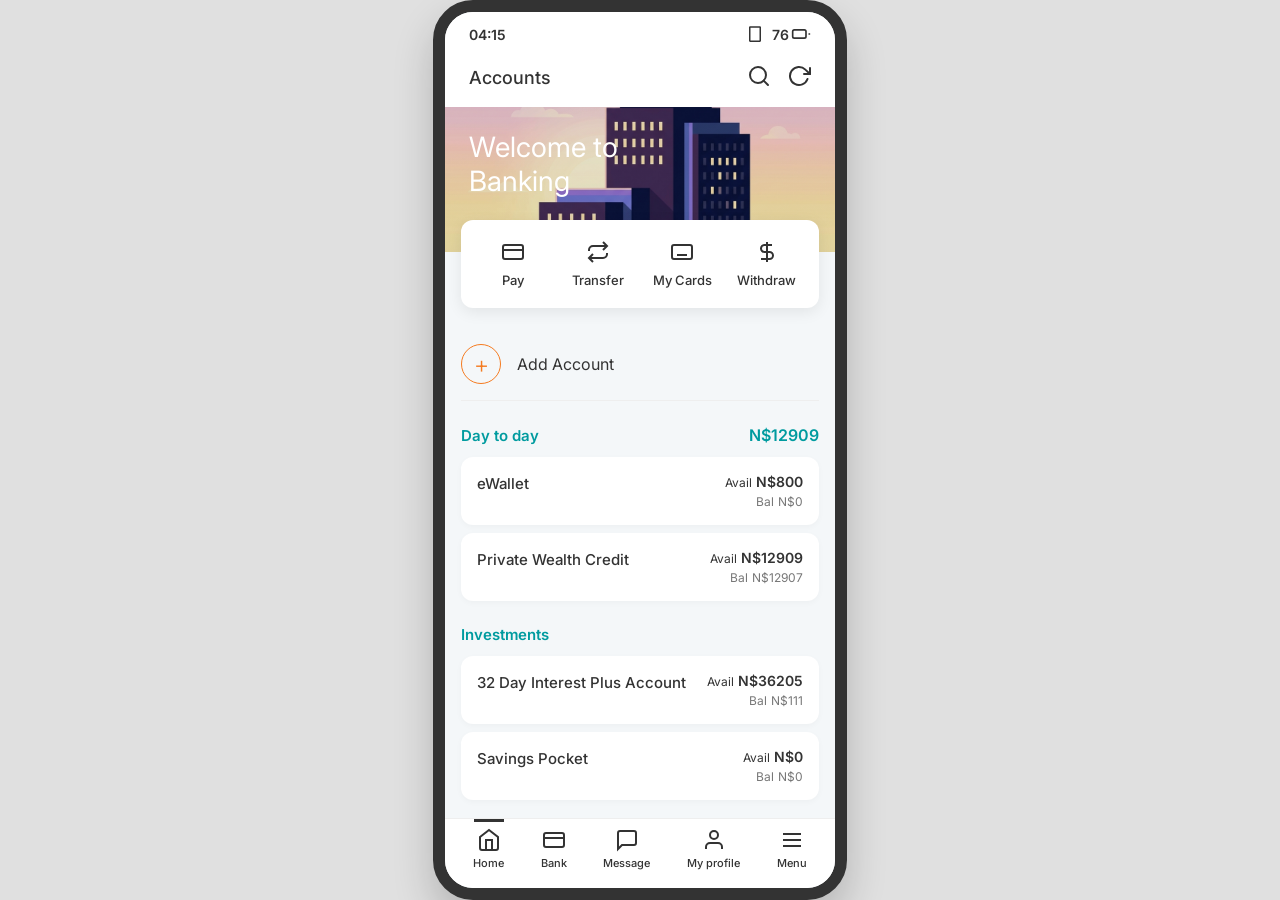
<file: index.html>
<!DOCTYPE html>
<html lang="en">
<head>
    <meta charset="UTF-8">
    <meta name="viewport" content="width=device-width, initial-scale=1.0">
    <title>Bank App - Accounts</title>
    <link rel="preconnect" href="https://fonts.googleapis.com">
    <link rel="preconnect" href="https://fonts.gstatic.com" crossorigin>
    <link href="https://fonts.googleapis.com/css2?family=Inter:wght@400;500;600;700&display=swap" rel="stylesheet">
    <link rel="stylesheet" href="style.css">
</head>
<body>
    <div class="mobile-container">
        <!-- Status Bar -->
        <div class="status-bar">
            <span class="time">9:25</span>
            <div class="status-icons">
                <svg width="18" height="18" viewBox="0 0 24 24" fill="none" stroke="currentColor" stroke-width="2"><path d="M12 20h.01M7 20h.01M17 20h.01M2 20h.01M22 20h.01"></path><path d="M12 16h.01M7 16h.01M17 16h.01M5 16h.01M19 16h.01"></path><path d="M12 12h.01M7 12h.01M17 12h.01M5 12h.01M19 12h.01"></path><path d="M12 8h.01M7 8h.01M17 8h.01M2 8h.01M22 8h.01"></path></svg>
                <svg width="18" height="18" viewBox="0 0 24 24" fill="none" stroke="currentColor" stroke-width="2"><path d="M18.5 2.5a.5.5 0 0 1 .5.5v18a.5.5 0 0 1-.5.5h-13a.5.5 0 0 1-.5-.5V3a.5.5 0 0 1 .5-.5h13Z"></path></svg>
                <div class="battery">
                    <span>76</span>
                    <svg width="20" height="20" viewBox="0 0 24 24" fill="none" stroke="currentColor" stroke-width="2"><rect x="2" y="7" width="16" height="10" rx="2" ry="2"></rect><line x1="22" y1="11" x2="22" y2="13"></line></svg>
                </div>
            </div>
        </div>

        <!-- Header -->
        <header>
            <h1>Accounts</h1>
            <div class="header-actions">
                <button id="search-btn">
                    <svg width="24" height="24" viewBox="0 0 24 24" fill="none" stroke="currentColor" stroke-width="2" stroke-linecap="round" stroke-linejoin="round"><circle cx="11" cy="11" r="8"></circle><line x1="21" y1="21" x2="16.65" y2="16.65"></line></svg>
                </button>
                <button id="refresh-btn">
                    <svg width="24" height="24" viewBox="0 0 24 24" fill="none" stroke="currentColor" stroke-width="2" stroke-linecap="round" stroke-linejoin="round"><path d="M23 4v6h-6"></path><path d="M20.49 15a9 9 0 1 1-2.12-9.36L23 10"></path></svg>
                </button>
            </div>
        </header>

        <!-- Hero Banner -->
        <section class="hero">
            <div class="hero-content">
                <h2>Welcome to<br>Banking</h2>
            </div>
        </section>

        <!-- Action Grid -->
        <div class="action-card">
            <div class="action-item">
                <div class="icon-circle">
                    <svg viewBox="0 0 24 24" fill="none" stroke="currentColor" stroke-width="2"><rect x="2" y="5" width="20" height="14" rx="2"></rect><line x1="2" y1="10" x2="22" y2="10"></line></svg>
                </div>
                <span>Pay</span>
            </div>
            <div class="action-item">
                <div class="icon-circle">
                    <svg viewBox="0 0 24 24" fill="none" stroke="currentColor" stroke-width="2"><path d="m17 2 4 4-4 4"></path><path d="M3 11v-1a4 4 0 0 1 4-4h14"></path><path d="m7 22-4-4 4-4"></path><path d="M21 13v1a4 4 0 0 1-4 4H3"></path></svg>
                </div>
                <span>Transfer</span>
            </div>
            <div class="action-item">
                <div class="icon-circle">
                    <svg viewBox="0 0 24 24" fill="none" stroke="currentColor" stroke-width="2"><rect x="2" y="5" width="20" height="14" rx="2"></rect><line x1="7" y1="15" x2="17" y2="15"></line></svg>
                </div>
                <span>My Cards</span>
            </div>
            <div class="action-item">
                <div class="icon-circle">
                    <svg viewBox="0 0 24 24" fill="none" stroke="currentColor" stroke-width="2"><path d="M12 2v20"></path><path d="M17 5H9.5a3.5 3.5 0 0 0 0 7h5a3.5 3.5 0 0 1 0 7H6"></path></svg>
                </div>
                <span>Withdraw</span>
            </div>
        </div>

        <!-- Main Content -->
        <main>
            <div class="add-account">
                <div class="plus-icon">+</div>
                <span>Add Account</span>
            </div>

            <section class="account-group">
                <div class="group-header">
                    <span class="group-title">Day to day</span>
                    <span class="group-total">N$12909</span>
                </div>
                
                <div class="account-card">
                    <div class="account-info">
                        <span class="account-name">eWallet</span>
                    </div>
                    <div class="account-balances">
                        <div class="balance-row">
                            <span class="label">Avail</span>
                            <span class="value">N$800</span>
                        </div>
                        <div class="balance-row secondary">
                            <span class="label">Bal</span>
                            <span class="value">N$0</span>
                        </div>
                    </div>
                </div>

                <div class="account-card" id="private-client-account">
                    <div class="account-info">
                        <span class="account-name">Private Wealth Credit</span>
                    </div>
                    <div class="account-balances">
                        <div class="balance-row">
                            <span class="label">Avail</span>
                            <span class="value">N$12909</span>
                        </div>
                        <div class="balance-row secondary">
                            <span class="label">Bal</span>
                            <span class="value">N$12907</span>
                        </div>
                    </div>
                </div>
            </section>

            <section class="account-group">
                <div class="group-header">
                    <span class="group-title">Investments</span>
                </div>

                <div class="account-card">
                    <div class="account-info">
                        <span class="account-name">32 Day Interest Plus Account</span>
                    </div>
                    <div class="account-balances">
                        <div class="balance-row">
                            <span class="label">Avail</span>
                            <span class="value">N$36205</span>
                        </div>
                        <div class="balance-row secondary">
                            <span class="label">Bal</span>
                            <span class="value">N$111</span>
                        </div>
                    </div>
                </div>

                <div class="account-card">
                    <div class="account-info">
                        <span class="account-name">Savings Pocket</span>
                    </div>
                    <div class="account-balances">
                        <div class="balance-row">
                            <span class="label">Avail</span>
                            <span class="value">N$0</span>
                        </div>
                        <div class="balance-row secondary">
                            <span class="label">Bal</span>
                            <span class="value">N$0</span>
                        </div>
                    </div>
                </div>
            </section>
        </main>

        <!-- Bottom Navigation -->
        <nav class="bottom-nav">
            <div class="nav-item active">
                <svg viewBox="0 0 24 24" fill="none" stroke="currentColor" stroke-width="2"><path d="m3 9 9-7 9 7v11a2 2 0 0 1-2 2H5a2 2 0 0 1-2-2z"></path><polyline points="9 22 9 12 15 12 15 22"></polyline></svg>
                <span>Home</span>
            </div>
            <div class="nav-item">
                <svg viewBox="0 0 24 24" fill="none" stroke="currentColor" stroke-width="2"><rect x="2" y="5" width="20" height="14" rx="2"></rect><line x1="2" y1="10" x2="22" y2="10"></line></svg>
                <span>Bank</span>
            </div>
            <div class="nav-item">
                <svg viewBox="0 0 24 24" fill="none" stroke="currentColor" stroke-width="2"><path d="M21 15a2 2 0 0 1-2 2H7l-4 4V5a2 2 0 0 1 2-2h14a2 2 0 0 1 2 2z"></path></svg>
                <span>Message</span>
            </div>
            <div class="nav-item">
                <svg viewBox="0 0 24 24" fill="none" stroke="currentColor" stroke-width="2"><circle cx="12" cy="7" r="4"></circle><path d="M20 21v-2a4 4 0 0 0-4-4H8a4 4 0 0 0-4 4v2"></path></svg>
                <span>My profile</span>
            </div>
            <div class="nav-item">
                <svg viewBox="0 0 24 24" fill="none" stroke="currentColor" stroke-width="2"><line x1="3" y1="12" x2="21" y2="12"></line><line x1="3" y1="6" x2="21" y2="6"></line><line x1="3" y1="18" x2="21" y2="18"></line></svg>
                <span>Menu</span>
            </div>
        </nav>
    </div>
    <script src="script.js"></script>
</body>
</html>
</file>
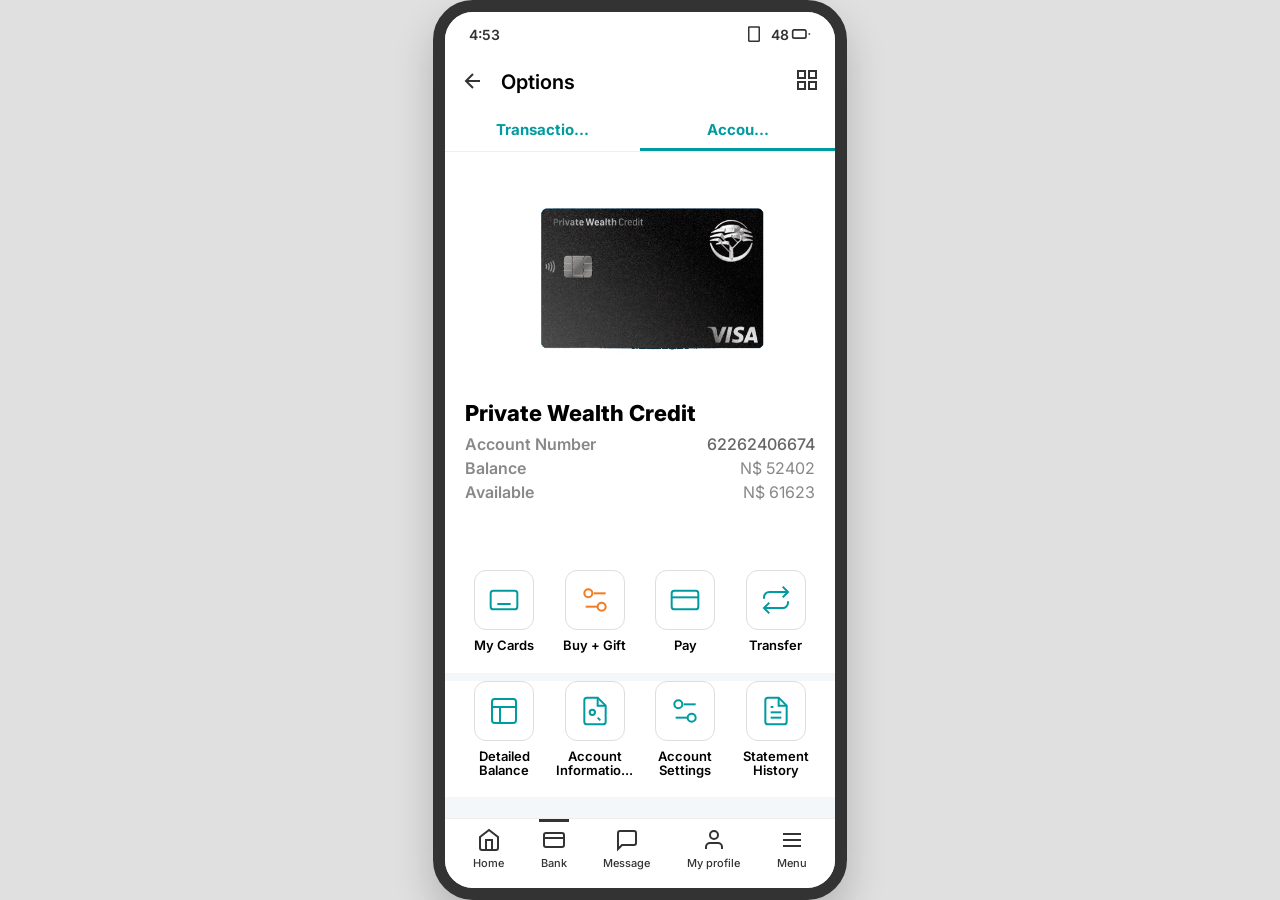
<file: account_details.html>
<!DOCTYPE html>
<html lang="en">

<head>
    <meta charset="UTF-8">
    <meta name="viewport" content="width=device-width, initial-scale=1.0">
    <title>Bank App - Private Wealth Details</title>
    <link rel="preconnect" href="https://fonts.googleapis.com">
    <link rel="preconnect" href="https://fonts.gstatic.com" crossorigin>
    <link href="https://fonts.googleapis.com/css2?family=Inter:wght@400;500;600;700&display=swap" rel="stylesheet">
    <link rel="stylesheet" href="style.css">
    <style>
        /* Specific detail page styles */
        .details-header {
            display: flex;
            align-items: center;
            padding: 12px 16px;
            background: white;
            justify-content: space-between;
        }

        .header-left {
            display: flex;
            align-items: center;
            gap: 16px;
        }

        .back-btn {
            background: none;
            border: none;
            cursor: pointer;
            color: var(--text-primary);
        }

        .details-header h1 {
            font-size: 20px;
            font-weight: 600;
        }

        .qr-icon {
            color: var(--text-primary);
        }

        .tabs {
            display: flex;
            border-bottom: 1px solid var(--border-color);
            background: white;
        }

        .tab {
            flex: 1;
            padding: 12px;
            text-align: center;
            font-size: 15px;
            font-weight: 700;
            color: var(--fnb-teal);
            position: relative;
        }

        .tab.active::after {
            content: '';
            position: absolute;
            bottom: 0;
            left: 0;
            right: 0;
            height: 3px;
            background: var(--fnb-teal);
        }

        .account-hero {
            background: white;
            padding: 24px 20px;
            text-align: left;
        }

        .card-preview {
            width: 100%;
            max-width: 320px;
            margin: 0 auto 24px;
            height: 200px;
            background-image: url('card.png');
            background-size: contain;
            background-repeat: no-repeat;
            background-position: center;
            border-radius: 0;
            /* Let the PNG handle the corners */
        }

        .account-info-main {
            margin-bottom: 24px;
        }

        .account-title-large {
            font-size: 22px;
            font-weight: 800;
            color: #000;
            line-height: 1.2;
            margin-bottom: 8px;
        }

        .detail-row {
            display: flex;
            justify-content: space-between;
            margin-bottom: 4px;
        }

        .detail-row .label {
            font-size: 16px;
            color: #888;
            font-weight: 600;
        }

        .detail-row .value {
            font-size: 16px;
            color: #888;
            font-weight: 400;
            text-align: right;
        }

        .detail-row.bold .value {
            color: #666;
            font-weight: 500;
        }

        .options-grid {
            display: grid;
            grid-template-columns: repeat(4, 1fr);
            gap: 12px;
            padding: 20px;
            background: #fff;
            margin-bottom: 8px;
        }

        .option-item {
            display: flex;
            flex-direction: column;
            align-items: center;
            gap: 8px;
            text-align: center;
        }

        .option-icon-box {
            width: 60px;
            height: 60px;
            border: 1px solid #ddd;
            border-radius: 12px;
            display: flex;
            align-items: center;
            justify-content: center;
            color: var(--fnb-teal);
        }

        .option-item span {
            font-size: 13px;
            font-weight: 600;
            color: #000;
            line-height: 1.1;
        }

        .secondary-grid {
            display: grid;
            grid-template-columns: repeat(4, 1fr);
            gap: 12px;
            padding: 0 20px 20px;
            background: #fff;
        }

        .secondary-grid .option-icon-box {
            color: var(--fnb-teal);
        }
    </style>
</head>

<body>
    <div class="mobile-container">
        <!-- Status Bar -->
        <div class="status-bar">
            <span class="time">4:53</span>
            <div class="status-icons">
                <svg width="18" height="18" viewBox="0 0 24 24" fill="none" stroke="currentColor" stroke-width="2">
                    <path d="M12 20h.01M7 20h.01M17 20h.01M2 20h.01M22 20h.01"></path>
                    <path d="M12 16h.01M7 16h.01M17 16h.01M5 16h.01M19 16h.01"></path>
                    <path d="M12 12h.01M7 12h.01M17 12h.01M5 12h.01M19 12h.01"></path>
                    <path d="M12 8h.01M7 8h.01M17 8h.01M2 8h.01M22 8h.01"></path>
                </svg>
                <svg width="18" height="18" viewBox="0 0 24 24" fill="none" stroke="currentColor" stroke-width="2">
                    <path d="M18.5 2.5a.5.5 0 0 1 .5.5v18a.5.5 0 0 1-.5.5h-13a.5.5 0 0 1-.5-.5V3a.5.5 0 0 1 .5-.5h13Z">
                    </path>
                </svg>
                <div class="battery">
                    <span>48</span>
                    <svg width="20" height="20" viewBox="0 0 24 24" fill="none" stroke="currentColor" stroke-width="2">
                        <rect x="2" y="7" width="16" height="10" rx="2" ry="2"></rect>
                        <line x1="22" y1="11" x2="22" y2="13"></line>
                    </svg>
                </div>
            </div>
        </div>

        <!-- Header -->
        <div class="details-header">
            <div class="header-left">
                <button class="back-btn" onclick="window.history.back()">
                    <svg width="24" height="24" viewBox="0 0 24 24" fill="none" stroke="currentColor" stroke-width="2">
                        <line x1="19" y1="12" x2="5" y2="12"></line>
                        <polyline points="12 19 5 12 12 5"></polyline>
                    </svg>
                </button>
                <h1>Options</h1>
            </div>
            <div class="qr-icon">
                <svg width="24" height="24" viewBox="0 0 24 24" fill="none" stroke="currentColor" stroke-width="2">
                    <rect x="3" y="3" width="7" height="7"></rect>
                    <rect x="14" y="3" width="7" height="7"></rect>
                    <rect x="14" y="14" width="7" height="7"></rect>
                    <rect x="3" y="14" width="7" height="7"></rect>
                </svg>
            </div>
        </div>

        <!-- Tabs -->
        <div class="tabs">
            <div class="tab">Transactio...</div>
            <div class="tab active">Accou...</div>
        </div>

        <!-- Hero Content -->
        <div class="account-hero">
            <div class="card-preview"></div>
            <div class="account-info-main">
                <h2 class="account-title-large">Private Wealth Credit</h2>
                <div class="detail-row bold">
                    <span class="label">Account Number</span>
                    <span class="value">62262406674</span>
                </div>
                <div class="detail-row">
                    <span class="label">Balance</span>
                    <span class="value">N$ 52402</span>
                </div>
                <div class="detail-row">
                    <span class="label">Available</span>
                    <span class="value">N$ 61623</span>
                </div>
            </div>
        </div>

        <!-- Main Grid -->
        <div class="options-grid">
            <div class="option-item">
                <div class="option-icon-box">
                    <svg width="32" height="32" viewBox="0 0 24 24" fill="none" stroke="currentColor"
                        stroke-width="1.5">
                        <rect x="2" y="5" width="20" height="14" rx="2"></rect>
                        <line x1="7" y1="15" x2="17" y2="15"></line>
                    </svg>
                </div>
                <span>My Cards</span>
            </div>
            <div class="option-item">
                <div class="option-icon-box" style="color: var(--fnb-orange);">
                    <svg width="32" height="32" viewBox="0 0 24 24" fill="none" stroke="currentColor"
                        stroke-width="1.5">
                        <path d="M20 7h-9"></path>
                        <path d="M14 17H5"></path>
                        <circle cx="17" cy="17" r="3"></circle>
                        <circle cx="7" cy="7" r="3"></circle>
                    </svg>
                </div>
                <span>Buy + Gift</span>
            </div>
            <div class="option-item">
                <div class="option-icon-box">
                    <svg width="32" height="32" viewBox="0 0 24 24" fill="none" stroke="currentColor"
                        stroke-width="1.5">
                        <rect x="2" y="5" width="20" height="14" rx="2"></rect>
                        <line x1="2" y1="10" x2="22" y2="10"></line>
                    </svg>
                </div>
                <span>Pay</span>
            </div>
            <div class="option-item">
                <div class="option-icon-box">
                    <svg width="32" height="32" viewBox="0 0 24 24" fill="none" stroke="currentColor"
                        stroke-width="1.5">
                        <path d="m17 2 4 4-4 4"></path>
                        <path d="M3 11v-1a4 4 0 0 1 4-4h14"></path>
                        <path d="m7 22-4-4 4-4"></path>
                        <path d="M21 13v1a4 4 0 0 1-4 4H3"></path>
                    </svg>
                </div>
                <span>Transfer</span>
            </div>
        </div>

        <!-- Secondary Grid -->
        <div class="secondary-grid">
            <div class="option-item">
                <div class="option-icon-box">
                    <svg width="32" height="32" viewBox="0 0 24 24" fill="none" stroke="currentColor"
                        stroke-width="1.5">
                        <rect x="3" y="3" width="18" height="18" rx="2" ry="2"></rect>
                        <line x1="3" y1="9" x2="21" y2="9"></line>
                        <line x1="9" y1="21" x2="9" y2="9"></line>
                    </svg>
                </div>
                <span>Detailed Balance</span>
            </div>
            <div class="option-item">
                <div class="option-icon-box">
                    <svg width="32" height="32" viewBox="0 0 24 24" fill="none" stroke="currentColor"
                        stroke-width="1.5">
                        <path d="M14 2H6a2 2 0 0 0-2 2v16a2 2 0 0 0 2 2h12a2 2 0 0 0 2-2V8z"></path>
                        <polyline points="14 2 14 8 20 8"></polyline>
                        <circle cx="10" cy="13" r="2"></circle>
                        <path d="m16 19-2-2"></path>
                    </svg>
                </div>
                <span>Account Informatio...</span>
            </div>
            <div class="option-item">
                <div class="option-icon-box">
                    <svg width="32" height="32" viewBox="0 0 24 24" fill="none" stroke="currentColor"
                        stroke-width="1.5">
                        <path d="M20 7h-9"></path>
                        <path d="M14 17H5"></path>
                        <circle cx="17" cy="17" r="3"></circle>
                        <circle cx="7" cy="7" r="3"></circle>
                    </svg>
                </div>
                <span>Account Settings</span>
            </div>
            <div class="option-item">
                <div class="option-icon-box">
                    <svg width="32" height="32" viewBox="0 0 24 24" fill="none" stroke="currentColor"
                        stroke-width="1.5">
                        <path d="M14 2H6a2 2 0 0 0-2 2v16a2 2 0 0 0 2 2h12a2 2 0 0 0 2-2V8z"></path>
                        <polyline points="14 2 14 8 20 8"></polyline>
                        <line x1="16" y1="13" x2="8" y2="13"></line>
                        <line x1="16" y1="17" x2="8" y2="17"></line>
                        <line x1="10" y1="9" x2="8" y2="9"></line>
                    </svg>
                </div>
                <span>Statement History</span>
            </div>
        </div>

        <!-- Bottom Navigation (Fixed) -->
        <nav class="bottom-nav">
            <div class="nav-item">
                <svg viewBox="0 0 24 24" fill="none" stroke="currentColor" stroke-width="2">
                    <path d="m3 9 9-7 9 7v11a2 2 0 0 1-2 2H5a2 2 0 0 1-2-2z"></path>
                    <polyline points="9 22 9 12 15 12 15 22"></polyline>
                </svg>
                <span>Home</span>
            </div>
            <div class="nav-item active">
                <svg viewBox="0 0 24 24" fill="none" stroke="currentColor" stroke-width="2">
                    <rect x="2" y="5" width="20" height="14" rx="2"></rect>
                    <line x1="2" y1="10" x2="22" y2="10"></line>
                </svg>
                <span>Bank</span>
            </div>
            <div class="nav-item">
                <svg viewBox="0 0 24 24" fill="none" stroke="currentColor" stroke-width="2">
                    <path d="M21 15a2 2 0 0 1-2 2H7l-4 4V5a2 2 0 0 1 2-2h14a2 2 0 0 1 2 2z"></path>
                </svg>
                <span>Message</span>
            </div>
            <div class="nav-item">
                <svg viewBox="0 0 24 24" fill="none" stroke="currentColor" stroke-width="2">
                    <circle cx="12" cy="7" r="4"></circle>
                    <path d="M20 21v-2a4 4 0 0 0-4-4H8a4 4 0 0 0-4 4v2"></path>
                </svg>
                <span>My profile</span>
            </div>
            <div class="nav-item">
                <svg viewBox="0 0 24 24" fill="none" stroke="currentColor" stroke-width="2">
                    <line x1="3" y1="12" x2="21" y2="12"></line>
                    <line x1="3" y1="6" x2="21" y2="6"></line>
                    <line x1="3" y1="18" x2="21" y2="18"></line>
                </svg>
                <span>Menu</span>
            </div>
        </nav>
    </div>
</body>

</html>
</file>
<file: style.css>
:root {
    --fnb-teal: #009B9F;
    --fnb-orange: #F47B20;
    --bg-gray: #F4F7F9;
    --card-bg: #FFFFFF;
    --text-primary: #333333;
    --text-secondary: #777777;
    --border-color: #EEEEEE;
}

* {
    margin: 0;
    padding: 0;
    box-sizing: border-box;
    font-family: 'Inter', -apple-system, BlinkMacSystemFont, "Segoe UI", Roboto, sans-serif;
}

body {
    background-color: #e0e0e0;
    display: flex;
    justify-content: center;
    align-items: center;
    min-height: 100vh;
}

.mobile-container {
    width: 100%;
    background-color: var(--bg-gray);
    position: relative;
    display: flex;
    flex-direction: column;
    min-height: 100vh;
}

/* Desktop Preview Frame */
@media (min-width: 500px) {
    .mobile-container {
        max-width: 414px;
        height: 896px;
        box-shadow: 0 20px 40px rgba(0,0,0,0.2);
        border-radius: 40px;
        border: 12px solid #333;
        overflow-y: auto;
    }
    
    .mobile-container::-webkit-scrollbar {
        display: none;
    }

    .bottom-nav {
        position: absolute !important;
    }
}

/* Real Mobile Screen Styling */
@media (max-width: 499px) {
    .mobile-container {
        min-height: 100vh;
    }
    
    .bottom-nav {
        position: fixed !important;
    }
    
    body {
        background-color: var(--bg-gray);
    }
}

/* Status Bar */
.status-bar {
    padding: 12px 24px;
    display: flex;
    justify-content: space-between;
    align-items: center;
    font-size: 14px;
    font-weight: 600;
    color: var(--text-primary);
    background: white;
}

.status-icons {
    display: flex;
    gap: 8px;
    align-items: center;
}

.battery {
    display: flex;
    align-items: center;
    gap: 2px;
}

/* Header */
header {
    background: white;
    padding: 8px 24px 16px;
    display: flex;
    justify-content: space-between;
    align-items: center;
}

header h1 {
    font-size: 18px;
    font-weight: 500;
    color: var(--text-primary);
}

.header-actions {
    display: flex;
    gap: 16px;
}

.header-actions button {
    background: none;
    border: none;
    color: var(--text-primary);
    cursor: pointer;
}

/* Hero Section */
.hero {
    height: 180px;
    background-image: linear-gradient(rgba(0,0,0,0.1), rgba(0,0,0,0.1)), url('banner.png');
    background-size: cover;
    background-position: center;
    position: relative;
    display: flex;
    align-items: flex-start;
    padding: 24px;
}

.hero-content h2 {
    color: white;
    font-size: 28px;
    font-weight: 400;
    line-height: 1.2;
}

/* Action Card */
.action-card {
    background: white;
    margin: -32px 16px 20px;
    border-radius: 12px;
    padding: 20px 10px;
    display: flex;
    justify-content: space-around;
    box-shadow: 0 4px 15px rgba(0,0,0,0.08);
    position: relative;
    z-index: 10;
}

.action-item {
    display: flex;
    flex-direction: column;
    align-items: center;
    gap: 8px;
    flex: 1;
}

.icon-circle {
    width: 24px;
    height: 24px;
    display: flex;
    align-items: center;
    justify-content: center;
    color: var(--text-primary);
}

.action-item span {
    font-size: 13px;
    color: var(--text-primary);
    font-weight: 500;
}

/* Main Content */
main {
    flex: 1;
    padding: 0 16px 80px;
}

.add-account {
    display: flex;
    align-items: center;
    gap: 16px;
    padding: 16px 0;
    border-bottom: 1px solid var(--border-color);
}

.plus-icon {
    width: 40px;
    height: 40px;
    border: 1px solid var(--fnb-orange);
    border-radius: 50%;
    display: flex;
    align-items: center;
    justify-content: center;
    color: var(--fnb-orange);
    font-size: 24px;
    font-weight: 300;
}

.add-account span {
    font-size: 16px;
    font-weight: 400;
    color: var(--text-primary);
}

/* Account Groups */
.account-group {
    margin-top: 24px;
}

.group-header {
    display: flex;
    justify-content: space-between;
    align-items: baseline;
    margin-bottom: 12px;
}

.group-title {
    color: var(--fnb-teal);
    font-weight: 600;
    font-size: 15px;
}

.group-total {
    color: var(--fnb-teal);
    font-weight: 600;
    font-size: 16px;
}

/* Account Card */
.account-card {
    background: white;
    border-radius: 12px;
    padding: 16px;
    margin-bottom: 8px;
    display: flex;
    justify-content: space-between;
    box-shadow: 0 2px 6px rgba(0,0,0,0.03);
}

.account-name {
    font-size: 15px;
    font-weight: 500;
    color: var(--text-primary);
}

.account-balances {
    text-align: right;
}

.balance-row {
    display: flex;
    gap: 4px;
    justify-content: flex-end;
    align-items: baseline;
}

.balance-row .label {
    font-size: 12px;
    color: var(--text-primary);
}

.balance-row .value {
    font-size: 14px;
    font-weight: 600;
    color: var(--text-primary);
}

.balance-row.secondary {
    margin-top: 4px;
}

.balance-row.secondary .label,
.balance-row.secondary .value {
    font-size: 12px;
    color: var(--text-secondary);
    font-weight: 400;
}

/* Bottom Navigation */
.bottom-nav {
    position: absolute;
    bottom: 0;
    left: 0;
    right: 0;
    height: 70px;
    background: white;
    display: flex;
    justify-content: space-around;
    align-items: center;
    border-top: 1px solid var(--border-color);
    padding: 0 10px 10px;
}

.nav-item {
    display: flex;
    flex-direction: column;
    align-items: center;
    gap: 4px;
    color: var(--text-primary);
}

.nav-item svg {
    width: 24px;
    height: 24px;
}

.nav-item span {
    font-size: 11px;
    font-weight: 500;
}

.nav-item.active {
    color: var(--text-primary);
}

.nav-item.active::after {
    content: '';
    position: absolute;
    top: 0;
    width: 30px;
    height: 3px;
    background: var(--text-primary);
}
</file>
